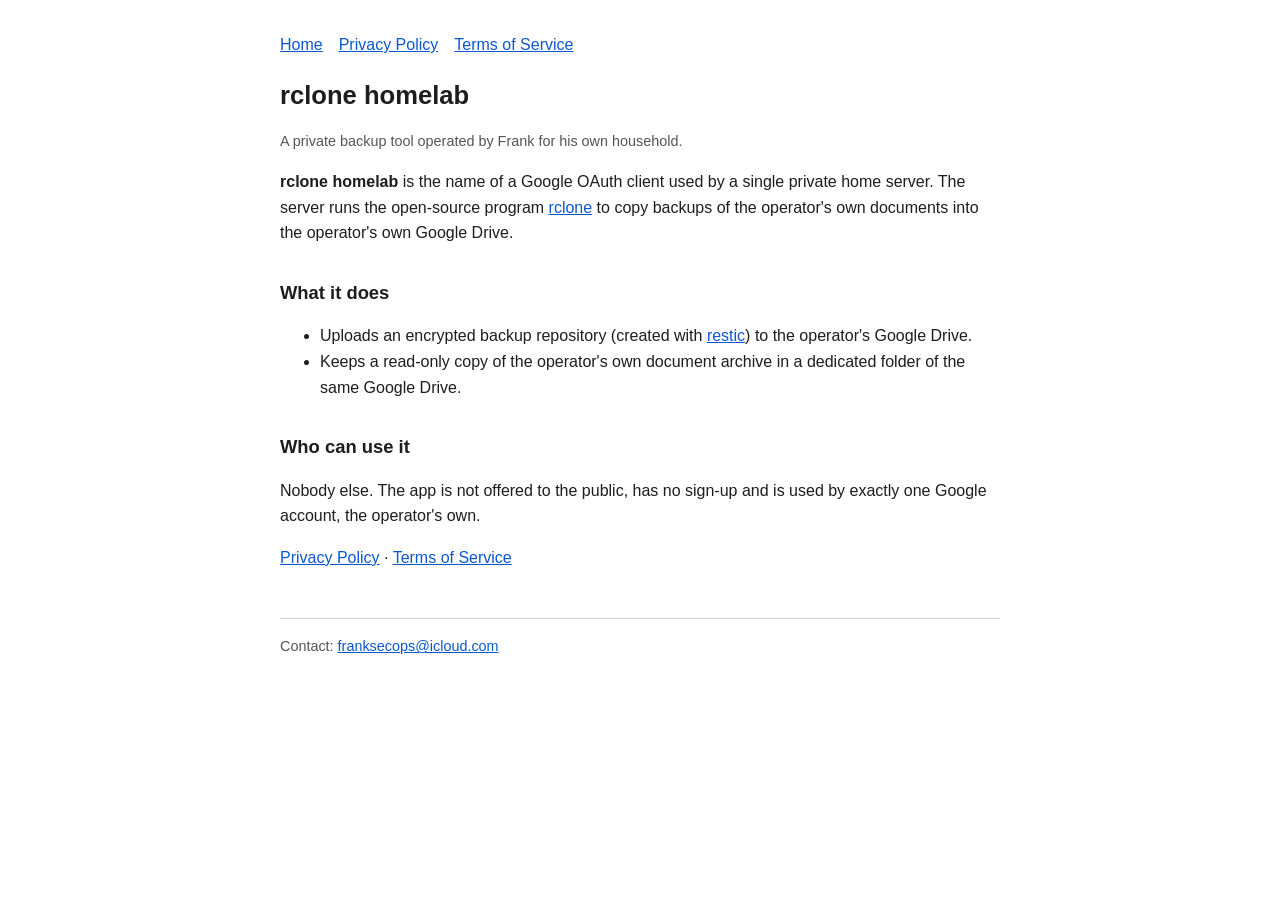
<file: index.html>
<!doctype html>
<html lang="en">
<head>
<meta charset="utf-8">
<meta name="viewport" content="width=device-width, initial-scale=1">
<meta name="google-site-verification" content="FEQX3nWj7tfgoe0e5Gw1mldGE57i3ibCgvaiL3MNIe8" />
<title>rclone homelab</title>
<link rel="stylesheet" href="style.css">
</head>
<body>
<main>
<nav><a href="index.html">Home</a><a href="privacy.html">Privacy Policy</a><a href="terms.html">Terms of Service</a></nav>
<h1>rclone homelab</h1>
<p class="meta">A private backup tool operated by Frank for his own household.</p>

<p><strong>rclone homelab</strong> is the name of a Google OAuth client used by a single private home server. The server runs the open-source program <a href="https://rclone.org">rclone</a> to copy backups of the operator's own documents into the operator's own Google Drive.</p>

<h2>What it does</h2>
<ul>
<li>Uploads an encrypted backup repository (created with <a href="https://restic.net">restic</a>) to the operator's Google Drive.</li>
<li>Keeps a read-only copy of the operator's own document archive in a dedicated folder of the same Google Drive.</li>
</ul>

<h2>Who can use it</h2>
<p>Nobody else. The app is not offered to the public, has no sign-up and is used by exactly one Google account, the operator's own.</p>

<p><a href="privacy.html">Privacy Policy</a> · <a href="terms.html">Terms of Service</a></p>

<footer>Contact: <a href="mailto:franksecops@icloud.com">franksecops@icloud.com</a></footer>
</main>
</body>
</html>
</file>
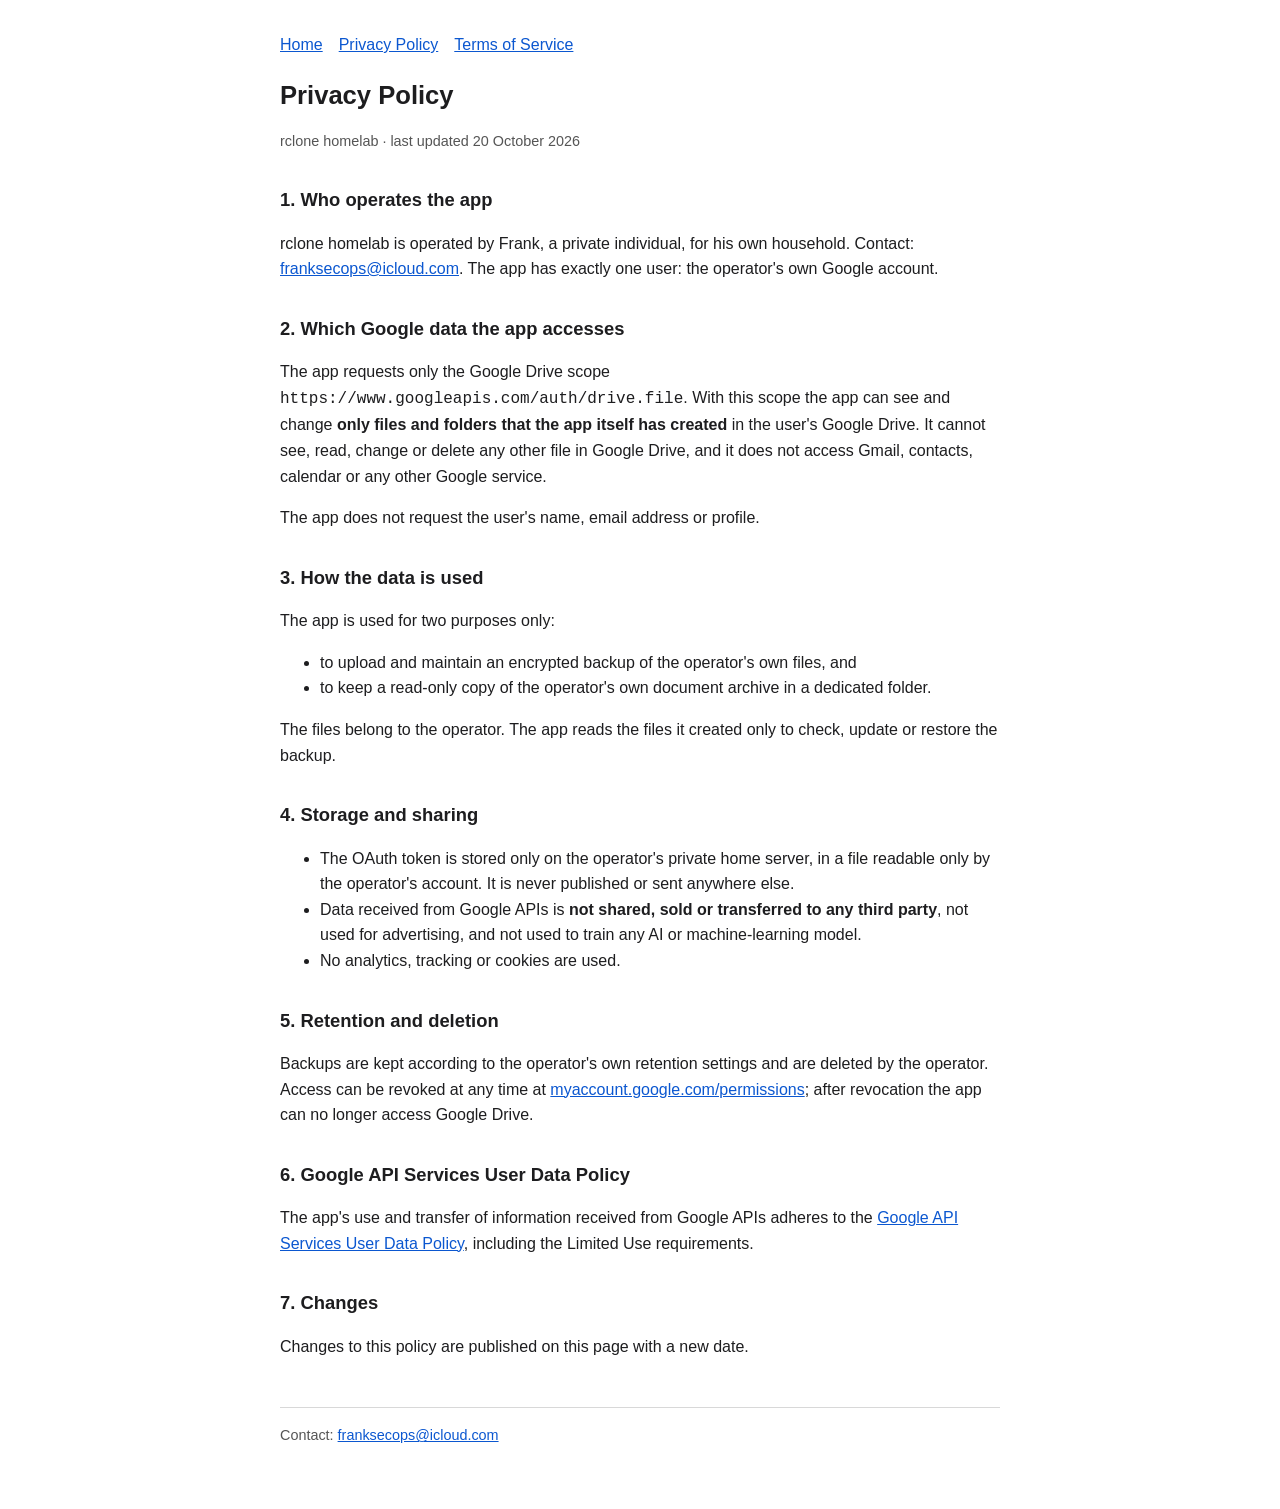
<file: privacy.html>
<!doctype html>
<html lang="en">
<head>
<meta charset="utf-8">
<meta name="viewport" content="width=device-width, initial-scale=1">
<title>Privacy Policy – rclone homelab</title>
<link rel="stylesheet" href="style.css">
</head>
<body>
<main>
<nav><a href="index.html">Home</a><a href="privacy.html">Privacy Policy</a><a href="terms.html">Terms of Service</a></nav>
<h1>Privacy Policy</h1>
<p class="meta">rclone homelab · last updated 20 October 2026</p>

<h2>1. Who operates the app</h2>
<p>rclone homelab is operated by Frank, a private individual, for his own household. Contact: <a href="mailto:franksecops@icloud.com">franksecops@icloud.com</a>. The app has exactly one user: the operator's own Google account.</p>

<h2>2. Which Google data the app accesses</h2>
<p>The app requests only the Google Drive scope <code>https://www.googleapis.com/auth/drive.file</code>. With this scope the app can see and change <strong>only files and folders that the app itself has created</strong> in the user's Google Drive. It cannot see, read, change or delete any other file in Google Drive, and it does not access Gmail, contacts, calendar or any other Google service.</p>
<p>The app does not request the user's name, email address or profile.</p>

<h2>3. How the data is used</h2>
<p>The app is used for two purposes only:</p>
<ul>
<li>to upload and maintain an encrypted backup of the operator's own files, and</li>
<li>to keep a read-only copy of the operator's own document archive in a dedicated folder.</li>
</ul>
<p>The files belong to the operator. The app reads the files it created only to check, update or restore the backup.</p>

<h2>4. Storage and sharing</h2>
<ul>
<li>The OAuth token is stored only on the operator's private home server, in a file readable only by the operator's account. It is never published or sent anywhere else.</li>
<li>Data received from Google APIs is <strong>not shared, sold or transferred to any third party</strong>, not used for advertising, and not used to train any AI or machine-learning model.</li>
<li>No analytics, tracking or cookies are used.</li>
</ul>

<h2>5. Retention and deletion</h2>
<p>Backups are kept according to the operator's own retention settings and are deleted by the operator. Access can be revoked at any time at <a href="https://myaccount.google.com/permissions">myaccount.google.com/permissions</a>; after revocation the app can no longer access Google Drive.</p>

<h2>6. Google API Services User Data Policy</h2>
<p>The app's use and transfer of information received from Google APIs adheres to the <a href="https://developers.google.com/terms/api-services-user-data-policy">Google API Services User Data Policy</a>, including the Limited Use requirements.</p>

<h2>7. Changes</h2>
<p>Changes to this policy are published on this page with a new date.</p>

<footer>Contact: <a href="mailto:franksecops@icloud.com">franksecops@icloud.com</a></footer>
</main>
</body>
</html>
</file>
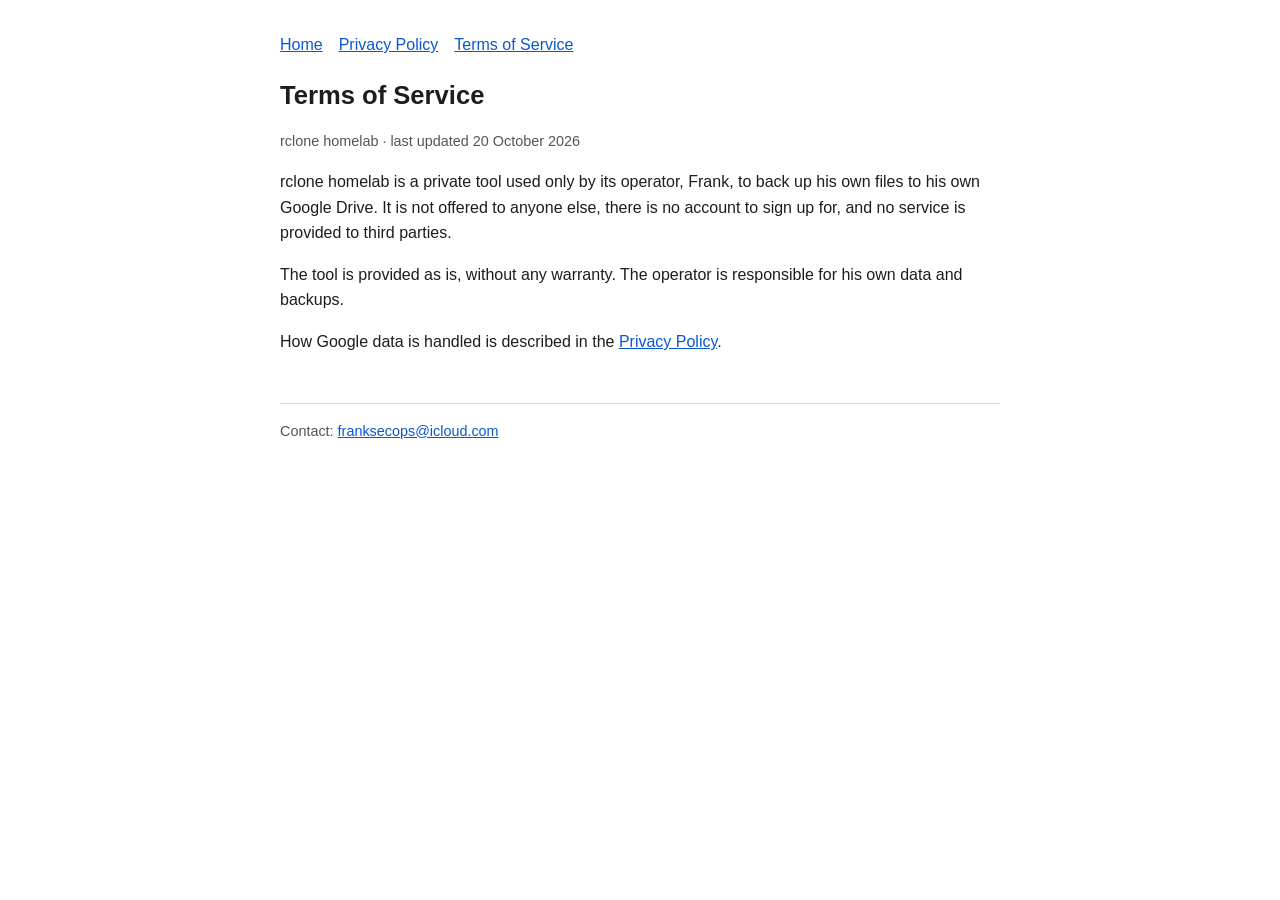
<file: terms.html>
<!doctype html>
<html lang="en">
<head>
<meta charset="utf-8">
<meta name="viewport" content="width=device-width, initial-scale=1">
<title>Terms of Service – rclone homelab</title>
<link rel="stylesheet" href="style.css">
</head>
<body>
<main>
<nav><a href="index.html">Home</a><a href="privacy.html">Privacy Policy</a><a href="terms.html">Terms of Service</a></nav>
<h1>Terms of Service</h1>
<p class="meta">rclone homelab · last updated 20 October 2026</p>
<p>rclone homelab is a private tool used only by its operator, Frank, to back up his own files to his own Google Drive. It is not offered to anyone else, there is no account to sign up for, and no service is provided to third parties.</p>
<p>The tool is provided as is, without any warranty. The operator is responsible for his own data and backups.</p>
<p>How Google data is handled is described in the <a href="privacy.html">Privacy Policy</a>.</p>
<footer>Contact: <a href="mailto:franksecops@icloud.com">franksecops@icloud.com</a></footer>
</main>
</body>
</html>
</file>
<file: style.css>
:root { --text: #1d1d1f; --muted: #555; --bg: #ffffff; --link: #0b57d0; }
@media (prefers-color-scheme: dark) { :root { --text: #e8e8ea; --muted: #a8a8ad; --bg: #161618; --link: #8ab4f8; } }
body { margin: 0; background: var(--bg); color: var(--text); font: 16px/1.6 -apple-system, BlinkMacSystemFont, "Segoe UI", Roboto, sans-serif; }
main { max-width: 720px; margin: 0 auto; padding: 32px 16px 64px; }
h1 { font-size: 1.6rem; margin-bottom: .25rem; }
h2 { font-size: 1.15rem; margin-top: 2rem; }
p.meta, footer { color: var(--muted); font-size: .9rem; }
a { color: var(--link); }
nav a { margin-right: 1rem; }
footer { margin-top: 3rem; border-top: 1px solid rgba(127,127,127,.3); padding-top: 1rem; }
</file>
